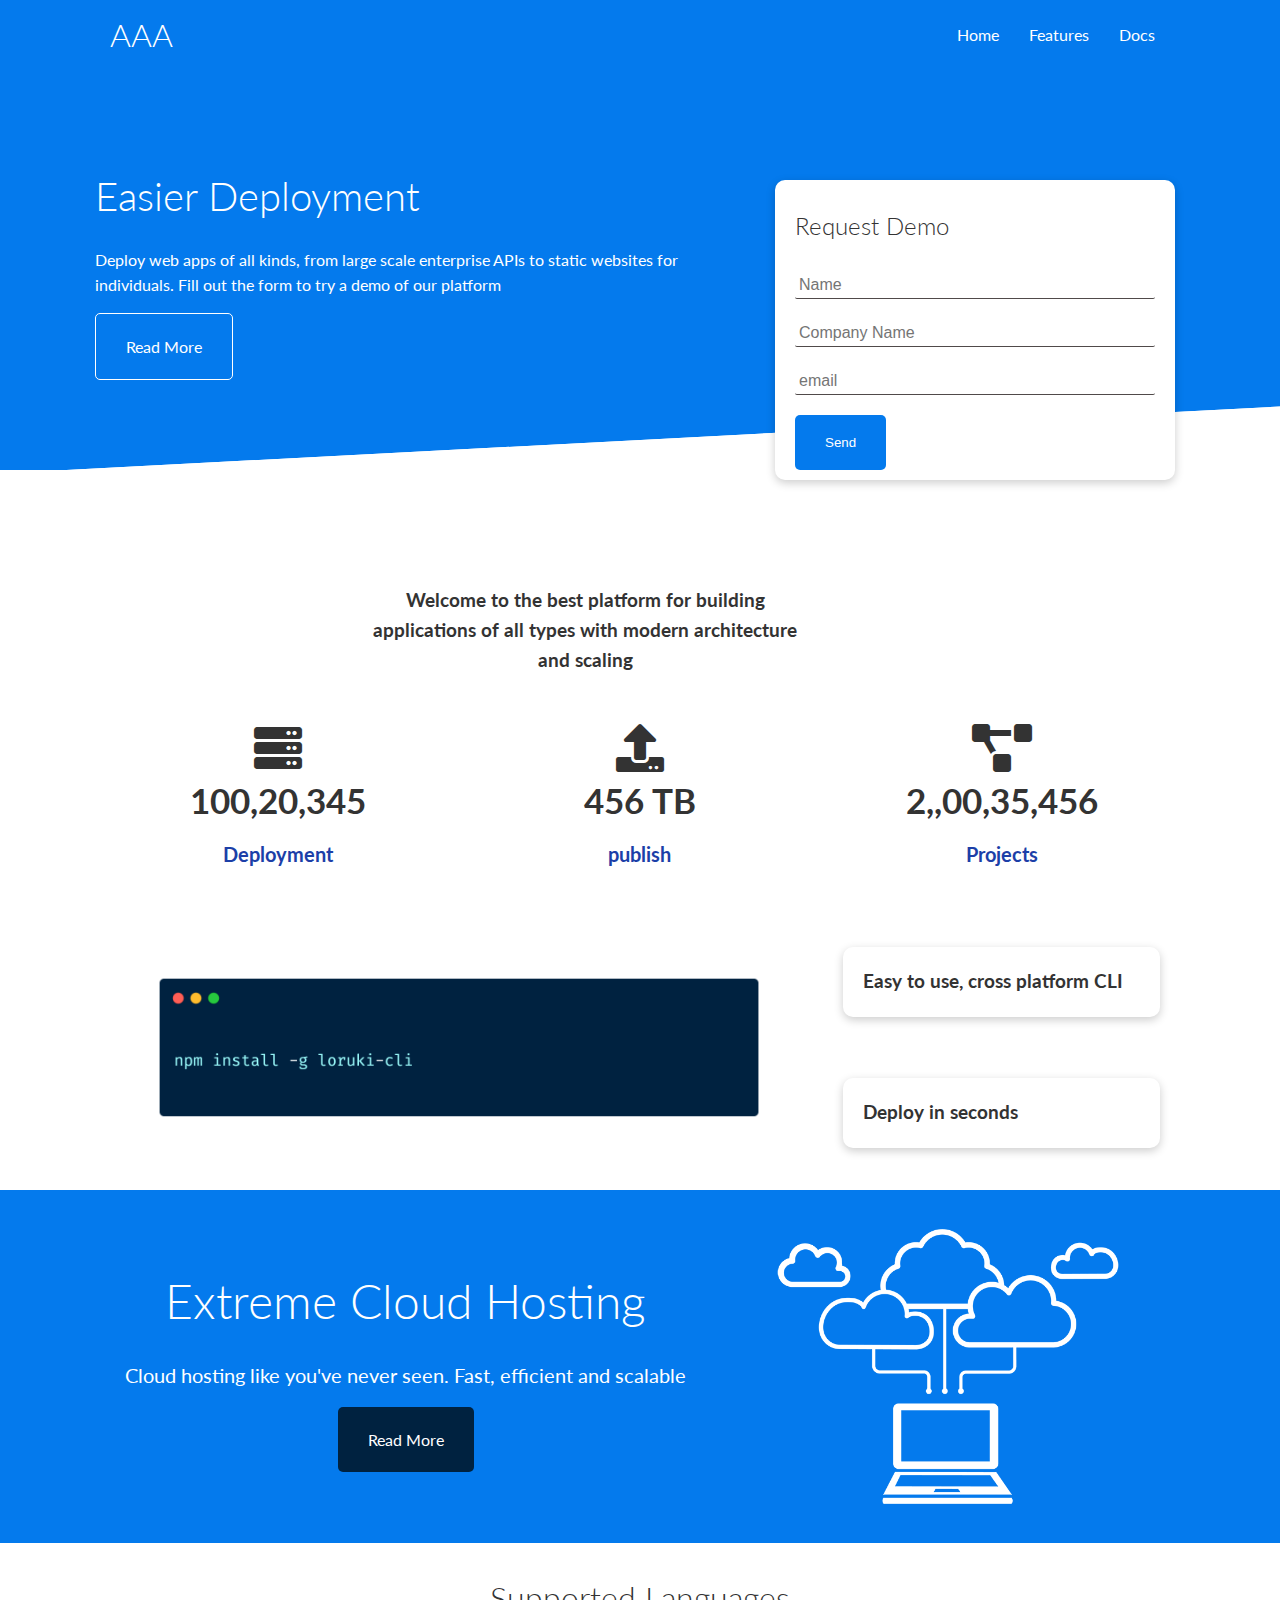
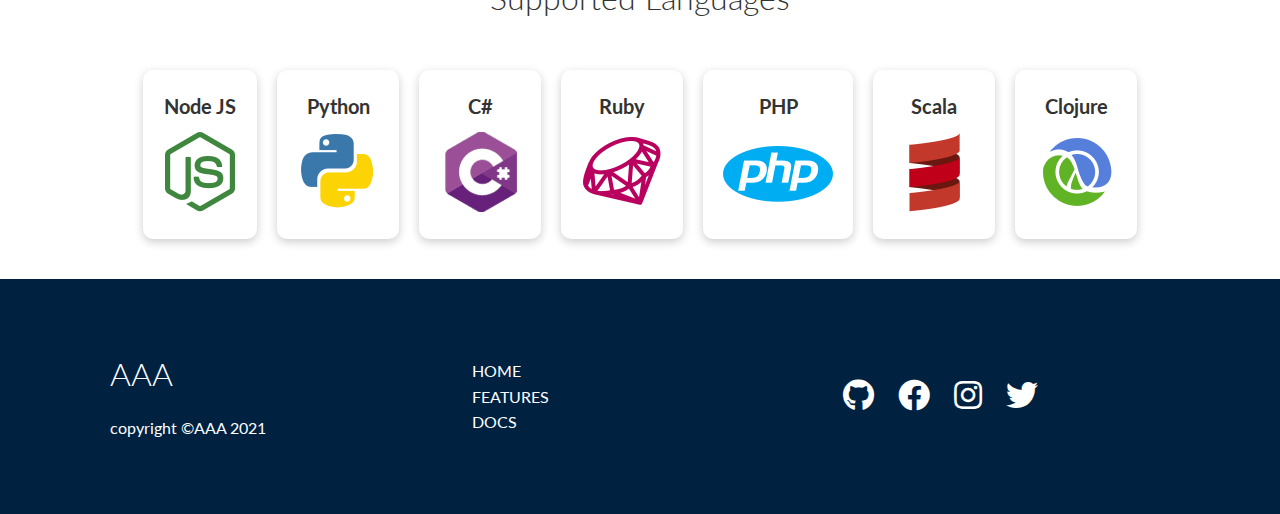
<file: Cloud Hosting Platform/index.html>
<!DOCTYPE html>
<html lang="en">
<head>
    <meta charset="UTF-8">
    <meta http-equiv="X-UA-Compatible" content="IE=edge">
    <meta name="viewport" content="width=device-width, initial-scale=1.0">
    <!-- Font awsome Icon CDN -->
    <link rel="stylesheet" href="https://cdnjs.cloudflare.com/ajax/libs/font-awesome/5.15.3/css/all.min.css">
    <title>AAAA Cloud hosting platform</title>
    <link rel="stylesheet" href="css/style.css">
    <link rel="stylesheet" href="css/utilities.css">
</head>
<body>
    <!-- navbar -->
    <div class="navbar">
        <div class="container flex">
            <h1>AAA</h1>
            <nav>
                <ul>
                    <li><a href="index.html">Home</a></li>
                    <li><a href="features.html">Features</a></li>
                    <li><a href="doc.html">Docs</a></li>
                </ul>
            </nav>
        </div>
    </div>
    <!-- showcase -->
    <section class="showcase">
        <div class="container grid">
            <div class="showcase-text">
                <h1>Easier Deployment</h1>
                <p>Deploy web apps of all kinds, from large scale enterprise APIs to static websites for individuals. Fill out the form to try a demo of our platform</p>
                <a href="features.html" class="btn btn-outline">Read More</a>
            </div>
            <div class="showcase-form card">
                    <h2>Request Demo</h2>
                    <form>
                        <div class="from-control">
                            <input type="text" placeholder="Name" name="name" id="" required>
                        </div>
                        <div class="from-control">
                            <input type="text" placeholder="Company Name" name="company" id="" required>
                        </div>
                        <div class="from-control">
                            <input type="email" placeholder="email" name="email" id="" required>
                        </div>
                        <input type="submit" value="Send" class="btn btn-primary">
                    </form>
            </div>
        </div>
    </section>
    <!-- stats -->
    <section class="stats">
        <div class="container">
            <div class="text-center">
            <h3 class="stats-heading  my-1">
                Welcome to the best platform for building applications of all types with modern architecture and scaling
            </h3>
            </div>

            <div class="grid grid-3 my-4 text-center">
                <div>
                    <i class="fas fa-server fa-3x"></i>
                    <h3>100,20,345</h3>
                    <p class="text-secondary">
                        Deployment
                    </p>
                </div>
                <div>
                    <i class="fas fa-upload fa-3x"></i>
                    <h3>456 TB</h3>
                    <p class="text-secondary">
                        publish
                    </p>
                </div>
                <div>
                    <i class="fas fa-project-diagram fa-3x"></i>
                    <h3>2,,00,35,456</h3>
                    <p class="text-secondary">
                        Projects
                    </p>
                </div>
            </div>
        </div>
    </section>
    <!-- section cli  -->
    <section class="cli">
        <div class="container grid">
            <img src="images/cli.png" alt="">
            <div class="card">
                <h3>Easy to use, cross platform CLI</h3>
            </div>
            <div class="card">
                <h3>Deploy in seconds</h3>
            </div>
        </div>
    </section>
    <!-- cloud section  -->
    <section class="cloud bg-primary my-2 py-2">
        <div class="container grid">
            <div class="text-center">
                <h2 class="lg">Extreme Cloud Hosting</h2>
                <p class="lead my-1">Cloud hosting like you've never seen. Fast, efficient and scalable</p>
                <a href="features.html" class="btn btn-dark">Read More</a>
            </div>
            <img src="images/cloud.png" alt="">
        </div>

    </section>
    <!-- Language  -->
    <section class="languages">
        <h2 class="md text-center my-2">
                Supported Languages
        </h2>
        <div class="container flex">
            <div class="card">
                <h4>Node JS</h4>
                <img src="images/logo/node.png" alt="">
            </div>
            <div class="card">
                <h4>Python</h4>
                <img src="images/logo/python.png" alt="">
              </div>
              <div class="card">
                <h4>C#</h4>
                <img src="images/logo/csharp.png" alt="">
              </div>
              <div class="card">
                <h4>Ruby</h4>
                <img src="images/logo/ruby.png" alt="">
              </div>
              <div class="card">
                <h4>PHP</h4>
                <img src="images/logo/php.png" alt="">
              </div>
              <div class="card">
                <h4>Scala</h4>
                <img src="images/logo/scala.png" alt="">
              </div>
              <div class="card">
                <h4>Clojure</h4>
                <img src="images/logo/clojure.png" alt="">
              </div>
        </div>
    </section>
    <!-- footer  -->
    <footer class="bg-dark footer py-5">
        <div class="container grid grid-3">
            <div>
                <h1>AAA</h1>
                <p>copyright &copy;AAA 2021</p>
            </div>
            <nav>
                <ul>
                    <li><a href="index.html">HOME</a></li>
                    <li><a href="features.html">FEATURES</a></li>
                    <li><a href="doc.html">DOCS</a></li>
                </ul>
            </nav>
            <div class="social">
                <a href="#"><i class="fab fa-github fa-2x"></i></a>
                <a href="#"><i class="fab fa-facebook fa-2x"></i></a>
                <a href="#"><i class="fab fa-instagram fa-2x"></i></a>
                <a href="#"><i class="fab fa-twitter fa-2x"></i></a>
            </div>
        </div>
    </footer>
</body>
</html>
</file>
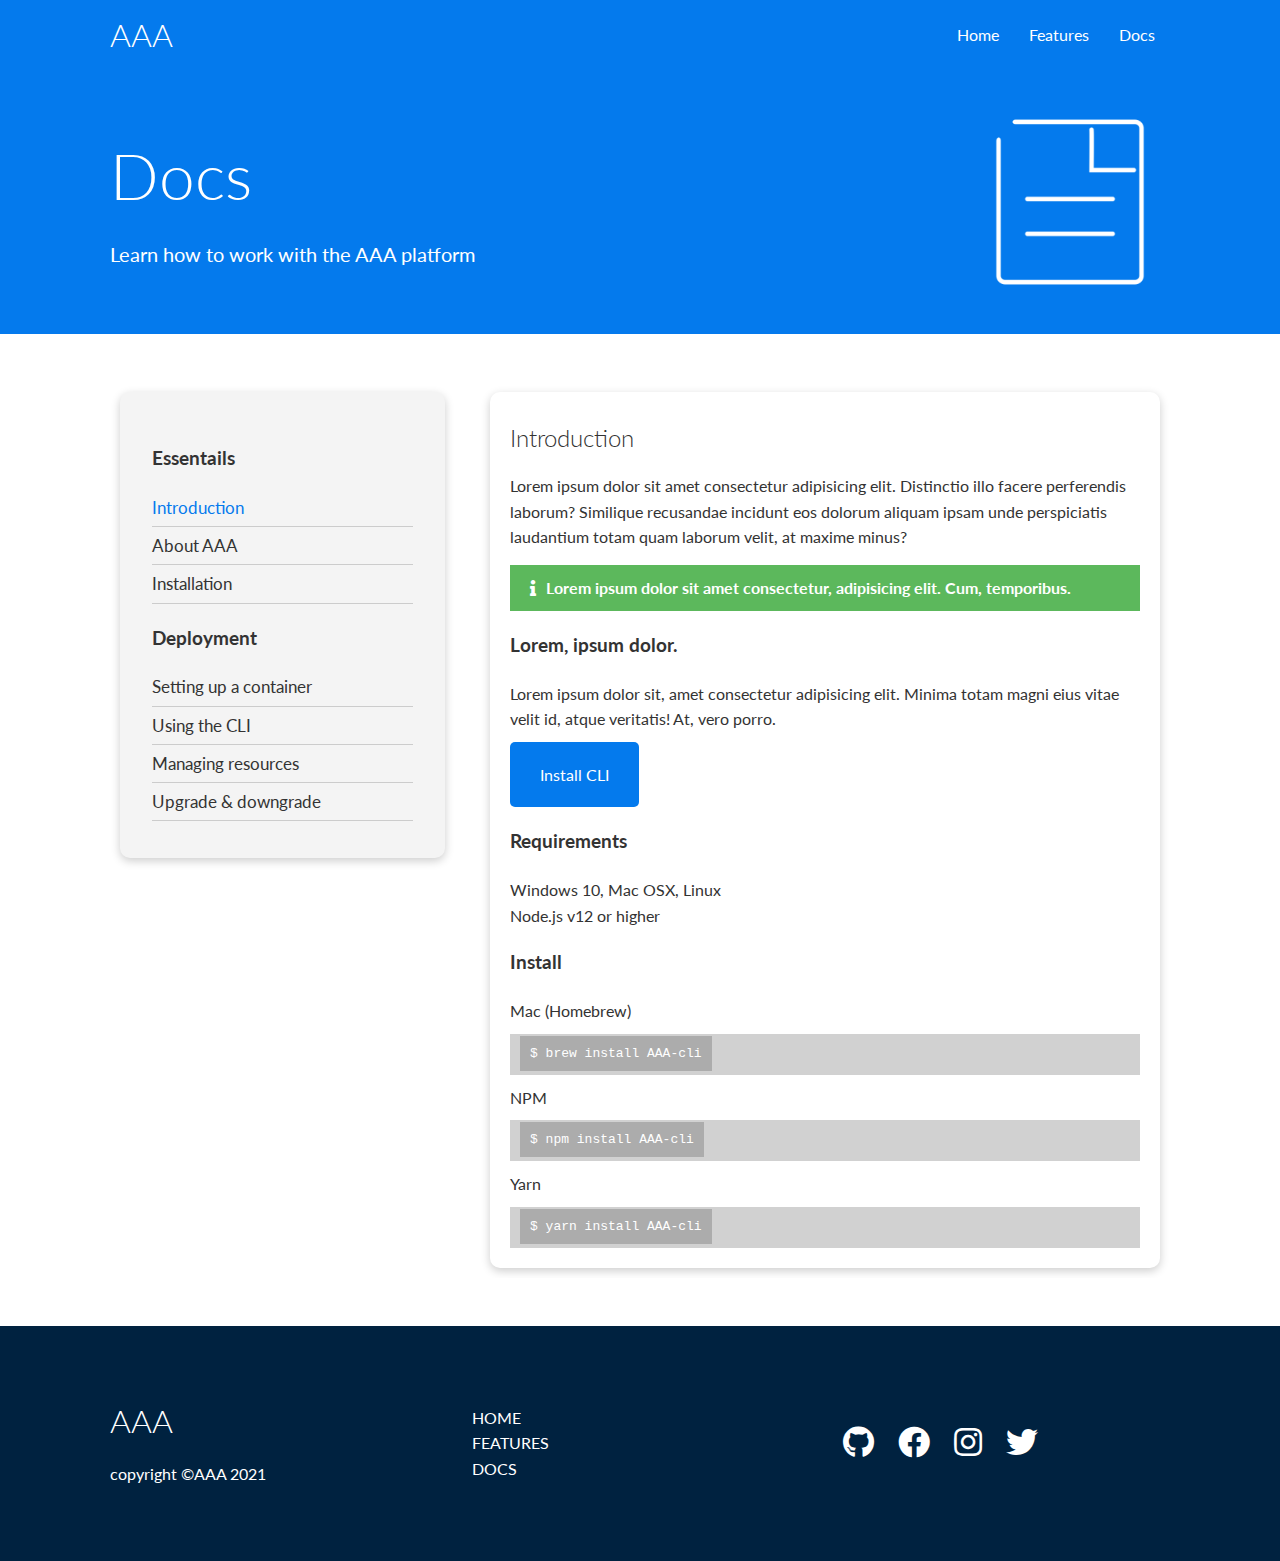
<file: Cloud Hosting Platform/doc.html>
<!DOCTYPE html>
<html lang="en">
<head>
    <meta charset="UTF-8">
    <meta http-equiv="X-UA-Compatible" content="IE=edge">
    <meta name="viewport" content="width=device-width, initial-scale=1.0">
    <!-- Font awsome Icon CDN -->
    <link rel="stylesheet" href="https://cdnjs.cloudflare.com/ajax/libs/font-awesome/5.15.3/css/all.min.css">
    <title>AAAA Cloud hosting platform</title>
    <link rel="stylesheet" href="css/style.css">
    <link rel="stylesheet" href="css/utilities.css">
</head>
<body>
    <!-- navbar -->
    <div class="navbar">
        <div class="container flex">
            <h1>AAA</h1>
            <nav>
                <ul>
                    <li><a href="index.html">Home</a></li>
                    <li><a href="features.html">Features</a></li>
                    <li><a href="doc.html">Docs</a></li>
                </ul>
            </nav>
        </div>
    </div>
 
    
    <!-- Head -->
    <section class="docs-head bg-primary py-3">
        <div class="container grid">
            <div>
                <h1 class="xl">Docs</h1>
                <p class="lead">
                    Learn how to work with the AAA platform
                </p>
            </div>
            <img src="images/docs.png" alt="">
        </div>
    </section>

    <!-- DOCS main  -->
    <section class="docs-main my-4">
        <div class="container grid">
            <div class="card bg-light p-3">
                <h3 class="my-2">
                    Essentails
                </h3>
                <nav>
                    <ul>
                        <li><a class="text-primary" href="#">Introduction</a></li>
                        <li><a href="#">About AAA</a></li>
                        <li><a href="#">Installation</a></li>
                    </ul>
                </nav>
                <h3 class="my-2">Deployment</h3>
                <nav>
                    <ul>
                        <li><a href="#">Setting up a container</a></li>
							<li><a href="#">Using the CLI</a></li>
							<li><a href="#">Managing resources</a></li>
							<li><a href="#">Upgrade & downgrade</a></li>
                    </ul>
                </nav>
            </div>
            <div class="card">
                <h2>Introduction</h2>
                <p>Lorem ipsum dolor sit amet consectetur adipisicing elit. Distinctio illo facere perferendis laborum? Similique recusandae incidunt eos dolorum aliquam ipsam unde perspiciatis laudantium totam quam laborum velit, at maxime minus?</p>
                <div class="alert alert-success">
                    <i class="fas fa-info"></i>Lorem ipsum dolor sit amet consectetur, adipisicing elit. Cum, temporibus.
                </div>
                <h3>Lorem, ipsum dolor.</h3>
                <p>Lorem ipsum dolor sit, amet consectetur adipisicing elit. Minima totam magni eius vitae velit id, atque veritatis! At, vero porro.</p>
                <a href="#" class="btn btn-primary">Install CLI</a>

                <h3>Requirements</h3>
                <ul>
                    <li>Windows 10, Mac OSX, Linux</li>
                    <li>Node.js v12 or higher</li>
                </ul>

                <h3>Install</h3>
                <p>Mac (Homebrew)</p>
                <pre><code>$ brew install AAA-cli</code></pre>
                <p>NPM</p>
                <pre><code>$ npm install AAA-cli</code></pre>
                <p>Yarn</p>
                <pre><code>$ yarn install AAA-cli</code></pre>

            </div>
        </div>
    </section>

    <!-- footer  -->
    <footer class="bg-dark footer py-5">
        <div class="container grid grid-3">
            <div>
                <h1>AAA</h1>
                <p>copyright &copy;AAA 2021</p>
            </div>
            <nav>
                <ul>
                    <li><a href="index.html">HOME</a></li>
                    <li><a href="features.html">FEATURES</a></li>
                    <li><a href="doc.html">DOCS</a></li>
                </ul>
            </nav>
            <div class="social">
                <a href="#"><i class="fab fa-github fa-2x"></i></a>
                <a href="#"><i class="fab fa-facebook fa-2x"></i></a>
                <a href="#"><i class="fab fa-instagram fa-2x"></i></a>
                <a href="#"><i class="fab fa-twitter fa-2x"></i></a>
            </div>
        </div>
    </footer>
</body>
</html>
</file>
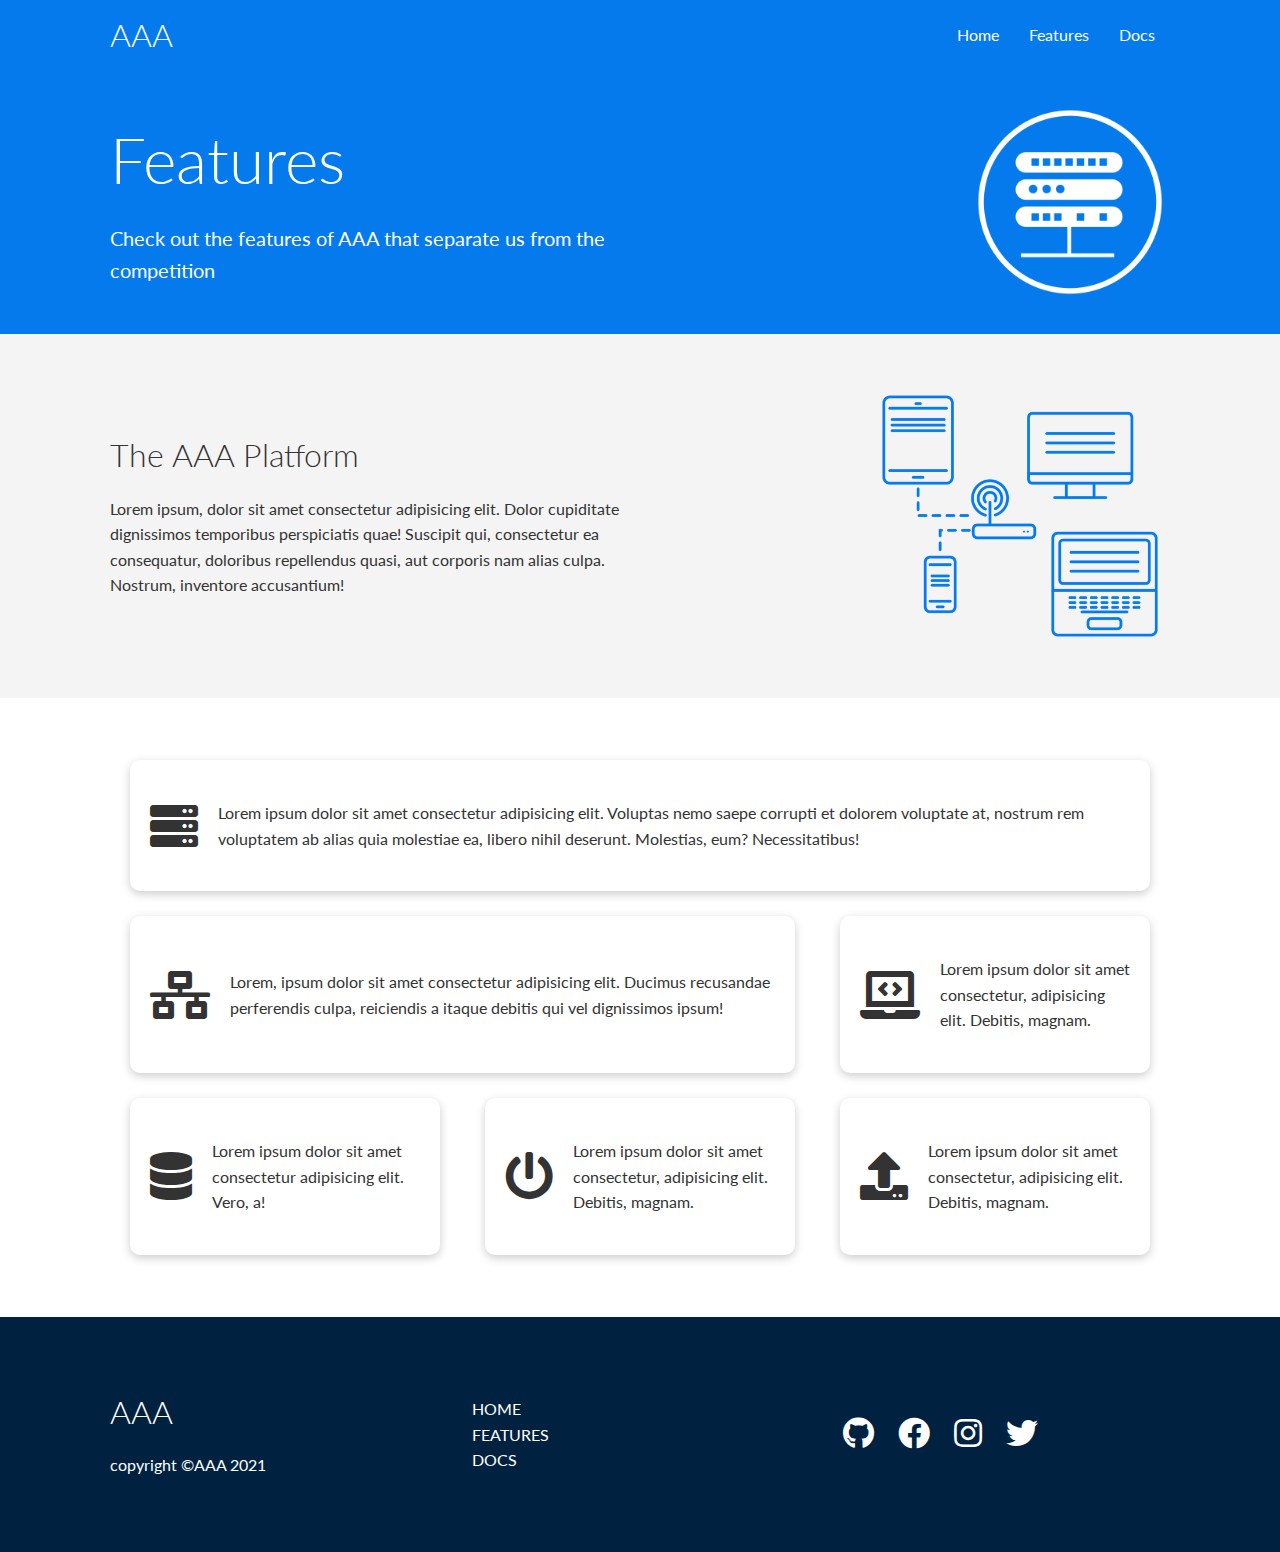
<file: Cloud Hosting Platform/features.html>
<!DOCTYPE html>
<html lang="en">
<head>
    <meta charset="UTF-8">
    <meta http-equiv="X-UA-Compatible" content="IE=edge">
    <meta name="viewport" content="width=device-width, initial-scale=1.0">
    <!-- Font awsome Icon CDN -->
    <link rel="stylesheet" href="https://cdnjs.cloudflare.com/ajax/libs/font-awesome/5.15.3/css/all.min.css">
    <title>AAAA Cloud hosting platform</title>
    <link rel="stylesheet" href="css/style.css">
    <link rel="stylesheet" href="css/utilities.css">
</head>
<body>
    <!-- navbar -->
    <div class="navbar">
        <div class="container flex">
            <h1>AAA</h1>
            <nav>
                <ul>
                    <li><a href="index.html">Home</a></li>
                    <li><a href="features.html">Features</a></li>
                    <li><a href="doc.html">Docs</a></li>
                </ul>
            </nav>
        </div>
    </div>
 
    <!-- head  -->
    <section class="features-head bg-primary py-3">
        <div class="container grid">
            <div>
                <h1 class="xl">
                    Features
                </h1>
                <p class="lead">
                    Check out the features of AAA that separate us from the
                    competition
                </p>
            </div>
            <img src="images/server.png" alt="">
        </div>
    </section>

    <!-- sub head  -->
    <section class="features-sub-head bg-light py-3">
        <div class="container grid">
            <div>
                <h1 class="md">The AAA Platform</h1>
                <p>
                    Lorem ipsum, dolor sit amet consectetur adipisicing elit. Dolor cupiditate dignissimos temporibus perspiciatis quae! Suscipit qui, consectetur ea consequatur, doloribus repellendus quasi, aut corporis nam alias culpa. Nostrum, inventore accusantium!
                </p>
            </div>
            <img src="images/server2.png" alt="">
        </div>
    </section>

    <!-- features main  -->
    <section class="features-main my-3">
        <div class="container grid grid-3">
            <div class="card flex">
                <i class="fas fa-server fa-3x"></i>
                <p>Lorem ipsum dolor sit amet consectetur adipisicing elit. Voluptas nemo saepe corrupti et dolorem voluptate at, nostrum rem voluptatem ab alias quia molestiae ea, libero nihil deserunt. Molestias, eum? Necessitatibus!</p>
            </div>
            <div class="card flex">
                <i class="fas fa-network-wired fa-3x"></i>
                <p>
                    Lorem, ipsum dolor sit amet consectetur adipisicing elit. Ducimus
                    recusandae perferendis culpa, reiciendis a itaque debitis qui vel
                    dignissimos ipsum!
                </p>
            </div>
            <div class="card flex">
                <i class="fas fa-laptop-code fa-3x"></i>
                <p>
                    Lorem ipsum dolor sit amet consectetur, adipisicing elit. Debitis,
                    magnam.
                </p>
            </div>
            <div class="card flex">
                <i class="fas fa-database fa-3x"></i>
                <p>
                    Lorem ipsum dolor sit amet consectetur adipisicing elit. Vero, a!
                </p>
            </div>
            <div class="card flex">
                <i class="fas fa-power-off fa-3x"></i>
                <p>
                    Lorem ipsum dolor sit amet consectetur, adipisicing elit. Debitis,
                    magnam.
                </p>
            </div>
            <div class="card flex">
                <i class="fas fa-upload fa-3x"></i>
                <p>
                    Lorem ipsum dolor sit amet consectetur, adipisicing elit. Debitis,
                    magnam.
                </p>
            </div>
        </div>
    </section>

    <!-- footer  -->
    <footer class="bg-dark footer py-5">
        <div class="container grid grid-3">
            <div>
                <h1>AAA</h1>
                <p>copyright &copy;AAA 2021</p>
            </div>
            <nav>
                <ul>
                    <li><a href="index.html">HOME</a></li>
                    <li><a href="features.html">FEATURES</a></li>
                    <li><a href="doc.html">DOCS</a></li>
                </ul>
            </nav>
            <div class="social">
                <a href="#"><i class="fab fa-github fa-2x"></i></a>
                <a href="#"><i class="fab fa-facebook fa-2x"></i></a>
                <a href="#"><i class="fab fa-instagram fa-2x"></i></a>
                <a href="#"><i class="fab fa-twitter fa-2x"></i></a>
            </div>
        </div>
    </footer>
</body>
</html>
</file>
<file: Cloud Hosting Platform/css/style.css>
@import url('https://fonts.googleapis.com/css2?family=Lato&display=swap');
:root{
    --primary-color:#047aed;
    --secondary-color:#1c3fa8;
    --dark-color:#002240;
    --light-color:#f4f4f4;
    --success-color: #5cb85c;
    --error-color: #d9534f;
}
*{
box-sizing: border-box;
padding:0;
margin:0;
}
body{
    font-family: 'Lato', sans-serif;
    color:#333;
    line-height:1.6;
}
ul{
    list-style-type: none;
}
a{
    text-decoration: none;
    color:#333;
}
h1,h2{
    font-weight: 300;
    line-height: 1.3;
    padding: 10px 0;
}
p{
    margin: 10px 0;
}
img{
    width:100%;
}
code,pre{
    background-color: rgba(26, 25, 25, 0.2);
    color:#fff;
    padding:10px;
}
/* Navbar */
.navbar{
    background-color:var(--primary-color) ;
    color:white;
    height:70px;
}
.navbar ul{
    display:flex;
   
}
.navbar a{
    color:#fff;
    padding: 10px;
    margin:0 5px;
}
.navbar a:hover{
    border-bottom: 2px solid whitesmoke;
}
.navbar .flex{
    justify-content: space-between;
}
/* Showcase */
.showcase{
    height:400px;
    background-color:var(--primary-color) ;
    color:#fff;
    position:relative;
}
.showcase .grid{
    overflow: visible;
    grid-template-columns: 55% 45%;
    gap:30px;
}
.showcase-text{
    animation:SlideFromInLeft 2s ease-in;
}
.showcase-form{
    position:relative;
     top:60px;
    z-index: 100;
    justify-self: flex-end;
    height: 300px;
    width:400px;
    padding:40px;
    animation:SlideFromInRight 2s ease-in;
}
.showcase-form .from-control{
    margin:20px 0;
    

}
.showcase-form input[type="text"],
.showcase-form input[type="email"]{
    border:0;
    border-radius: 2px;
    border-bottom: 1px solid rgb(80, 74, 74);
    width:100%;
    padding:4px;
    font-size: 16px;
}
.showcase::before,
.showcase::after {
  content: '';
  position: absolute;
  height: 100px;
  bottom: -70px;
  right: 0;
  left: 0;
  background: #fff;
  background: #fff;
  transform: skewY(-3deg);
  
}
.showcase-form input:focus{
    outline: none;
}
.showcase h1{
    font-size: 40px;
}
.showcase p{
    margin:15px 0;
}
/* stats */
.stats{
    padding-top:100px;
}

.stats-heading{
    padding-left: 250px;
    max-width: 700px;
    
    margin:auto;
}
.stats .grid h3{
    font-size: 35px;
}
.stats .grid p{
    font-size: 20px;
    font-weight: bold;
} 
/* cli  */
.cli .grid{
    grid-template-columns: repeat(3,1fr);
    grid-template-rows:repeat(2,1fr) ;
}
.cli .grid > *:first-child{
    grid-column: 1/span 2;
    grid-row: 1/span 2;
}
/* cloud  */
.cloud .grid{
    grid-template-columns: 4fr 3fr;
}
/* Languages  */
.languages .flex{
    flex-wrap: wrap;
}
.languages .card{
    text-align: center;
    margin: 18px 10px 40px;
    transition:transform  0.4s  ease-in-out;
}
.languages .card h4{
    font-size: 20px;
    margin-bottom: 10px;
}
.languages .card:hover{
    transform: translateY(-15px);
}
/* features  */
.features-head img
{
    width:200px;
    justify-self: flex-end;
}
.features-sub-head img{
    width:300px;
    justify-self: flex-end;
}
.features-main .card>i{
    margin-right:20px;
}
.features-main .grid {
    padding: 30px;
  }
  .features-main .grid>*:first-child{
    grid-column: 1 / span 3;
  }
  .features-main .grid > *:nth-child(2) {
    grid-column: 1 / span 2;
  }


  /* DOCS  */
  .docs-head img
{
    width:200px;
    justify-self: flex-end;
}
.docs-main h3 {
    margin: 20px 0;
  }
  
  .docs-main .grid {
    grid-template-columns: 1fr 2fr;
    align-items: flex-start;
  }
  .docs-main nav li {
    font-size: 17px;
    padding-bottom: 5px;
    margin-bottom: 5px;
    border-bottom: 1px #ccc solid;
  }
  
  .docs-main a:hover {
    font-weight: bold;
  }
/* Footer  */
.footer .social a{
    margin:0 10px;
}


/* Animation  */
@keyframes SlideFromInLeft{
    0%{
        transform: translateX(-100%);
    }
    100%{
        transform: translateX(0);
    }
}
@keyframes SlideFromInRight{
    0%{
        transform: translateX(100%);
    }
    100%{
        transform: translateX(0);
    }
}
@keyframes SlideFromInTop{
    0%{
        transform: translateY(-100%);
    }
    100%{
        transform: translateY(0);
    }
}
@keyframes SlideFromInBottom{
    0%{
        transform: translateY(100%);
    }
    100%{
        transform: translateY(0);
    }
}
/* Responsive  */

@media(max-width:768px){
    .grid,
  .showcase .grid,
  .stats .grid,
  .cli .grid,
  .cloud .grid,
  .features-main .grid ,
  .features-head .grid,
  .features-sub-head .grid,
  .docs-head .grid,
  .docs-main .grid{
    grid-template-columns: 1fr;
    grid-template-rows: 1fr;
  }
  .showcase {
    height: auto;
  }  
  .showcase-text {
    text-align: center;
    margin-top: 40px;
   
    animation:SlideFromInTop 2s ease-in;
  }

  .showcase-form {
    justify-self: center;
    margin: auto;
    animation:SlideFromInBottom 2s ease-in;
  }
  .stats-heading{
      padding-left: 0;
  }
  .stats h3{
      text-align: center;
  }
  .cli .grid > *:first-child {
    grid-column: 1;
    grid-row: 1;
  }
  .features-head,
  .features-sub-head,
  .docs-head {
    text-align: center;
  }

  .features-head img,
  .features-sub-head img,
  .docs-head img {
    justify-self: center;
  }

  .features-main .grid > *:first-child,
  .features-main .grid > *:nth-child(2) {
    grid-column: 1;
  }
}
@media(max-width:500px){
    .navbar{
      height:110px;  
    }
    .navbar .flex {
        flex-direction: column;
      }
    
      .navbar ul {
        padding: 10px;
        background-color: rgba(0, 0, 0, 0.1);
      }
      
      .showcase-form {
        width: 300px;
      }
}
</file>
<file: Cloud Hosting Platform/css/utilities.css>
/* Utilites */
.container{
    max-width: 1100px;
    margin:0 auto;
    overflow: auto;
    padding:0 20px;
}
.text-center{
    text-align: center;
}
.card{
    background-color: #fff;
    color:#333;
    border-radius:10px;
    box-shadow: 0 3px 10px rgb(0,0,0,0.2);
    margin:10px;
    padding:20px;
}
/* button  */
.btn{
    display: inline-block;
    padding:20px 30px;
    cursor: pointer;
    background-color: var(--primary-color);
    color:#fff;
    border:none;
    border-radius: 5px;
}
.btn:hover{
    transform: scale(0.98);
}
.btn-outline{
    background-color: transparent;
    border: 1px solid #fff;
}
.bg-primary,.btn-primary{
    background-color: var(--primary-color);
    color:#fff;
}
.bg-secondary,.btn-secondary{
    background-color: var(--secondary-color);
    color:#fff;
}
.bg-dark,.btn-dark{
    background-color: var(--dark-color);
    color:#fff;
}
.bg-light,.btn-light{
    background-color: var(--light-color);
    color:#333;
}
.bg-primary a,
.btn-primary a,
.bg-secondary a,
.btn-secondary a,
.bg-dark a,
.btn-dark a {
  color: #fff;
}
/* Text sizes  */
.text-primary {
    color: var(--primary-color);
  }
  
  .text-secondary {
    color: var(--secondary-color);
  }
  
  .text-dark {
    color: var(--dark-color);
  }
  
  .text-light {
    color: var(--light-color);
  }
  /* Alert */
.alert {
    background-color: var(--light-color);
    padding: 10px 20px;
    font-weight: bold;
    margin: 15px 0;
  }
  
  .alert i {
    margin-right: 10px;
  }
  
  .alert-success {
    background-color: var(--success-color);
    color: #fff;
  }
  
  .alert-error {
    background-color: var(--error-color);
    color: #fff;
  }
  /* Text sizes */
.lead {
    font-size: 20px;
  }
  
  .sm {
    font-size: 1rem;
  }
  
  .md {
    font-size: 2rem;
  }
  
  .lg {
    font-size: 3rem;
  }
  
  .xl {
    font-size: 4rem;
  }
  
  .text-center {
    text-align: center;
  }

.flex{
    display:flex;
    align-items: center;
    justify-content: center;
    height: 100%;

}
.grid{
    display:grid;
    grid-template-columns: repeat(2,1fr);
    gap:25px;
    justify-content: center;
    align-items: center;
    height:100%;
}
.grid-3{
    grid-template-columns: repeat(3,1fr);
}
/* Margin */
/* margin in y axis */
.my-1{
    margin:1rem 0;
}
.my-2{
    margin:1.5rem 0;
}
.my-3{
    margin:2rem 0;
}
.my-4{
    margin:3rem 0;
}
.my-5{
    margin:4rem 0;
}
/* margin in all direction */
.m-1{
    margin:1rem 1rem;
}
.m-2{
    margin:1.5rem 1.5rem;
}
.m-3{
    margin:2rem 2rem;
}
.m-4{
    margin:3rem 3rem;
}
.m-5{
    margin:4rem 4rem;
}
/* Padding */
/* Padding in y axis */
.py-1{
    padding:1rem 0;
}
.py-2{
    padding:1.5rem 0;
}
.py-3{
    padding:2rem 0;
}
.py-4{
    padding:3rem 0;
}
.py-5{
    padding:4rem 0;
}
/* margin in all direction */
.p-1{
    padding:1rem 1rem;
}
.p-2{
    padding:1.5rem 1.5rem;
}
.p-3{
    padding:2rem 2rem;
}
.p-4{
    padding:3rem 3rem;
}
.p-5{
    padding:4rem 4rem;
}
</file>
